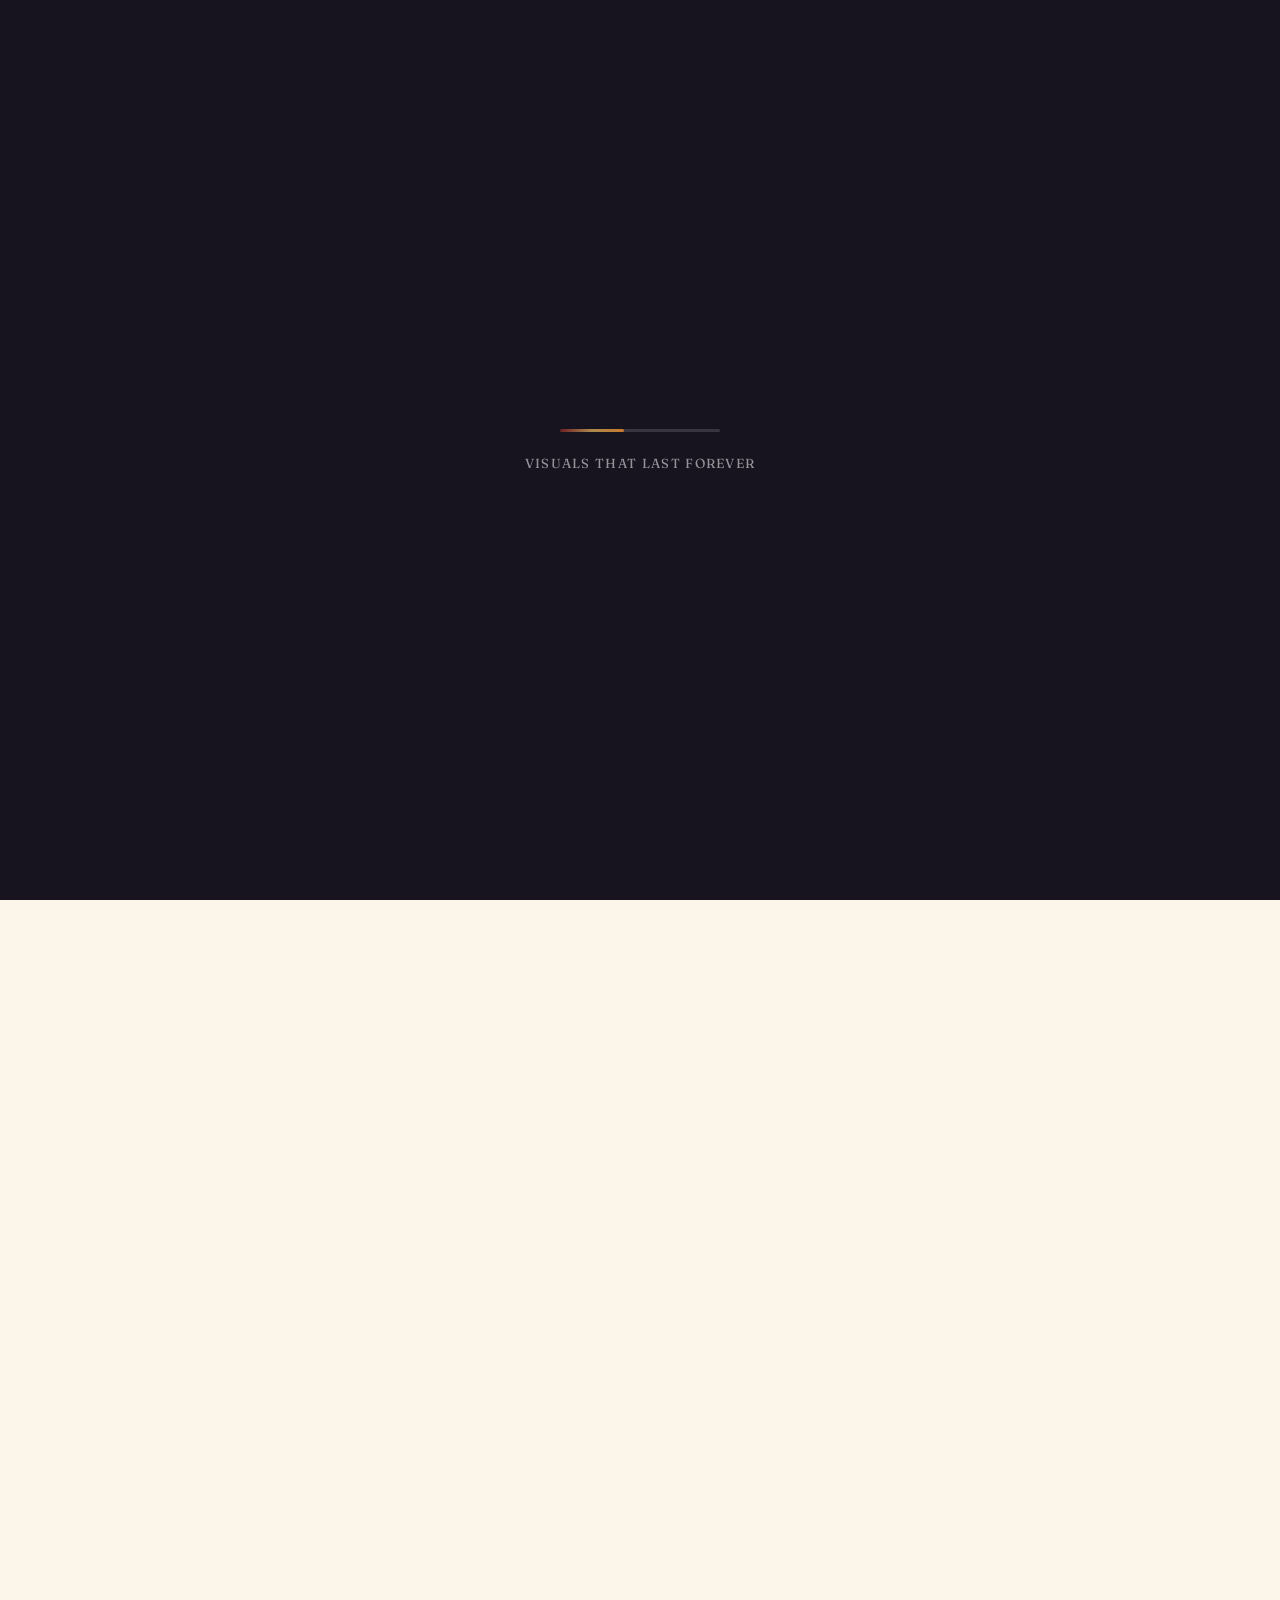
<file: index.html>
<!DOCTYPE html>
<html lang="en">
<head>
<meta charset="UTF-8">
<meta name="viewport" content="width=device-width, initial-scale=1.0">
<title>Mudra Creations — Visuals That Last Forever</title>
<meta name="description" content="Mudra Creations helps brands, businesses and creators bring their stories to life through strategy, creativity and compelling visual content.">
<link rel="icon" href="assets/logo.png" type="image/png">
<link rel="preconnect" href="https://fonts.googleapis.com">
<link rel="preconnect" href="https://fonts.gstatic.com" crossorigin>
<link href="https://fonts.googleapis.com/css2?family=Fraunces:ital,opsz,wght@0,9..144,400..700;1,9..144,400..700&family=Inter:wght@400;500;600;700&family=Noto+Serif+Devanagari:wght@600&display=swap" rel="stylesheet">
<link rel="stylesheet" href="style.css">
</head>
<body class="lock">

<script>
  /* Runs synchronously before the preloader/reel markup below is
     parsed, so on repeat visits within this session they never
     get a chance to paint at all — no flash. */
  (function () {
    try {
      if (sessionStorage.getItem("mudraIntroPlayed") === "1") {
        document.documentElement.classList.add("no-intro");
      }
    } catch (e) {}
  })();
</script>

<div class="grain"></div>

<!-- ============ PRELOADER ============ -->
<div id="preloader">
  <div class="preloader-bar"><span></span></div>
  <div class="preloader-label">Visuals that last forever</div>
</div>

<!-- intro reel -->
<div id="reel">
  <div class="reel-frame">
    <video id="reel-video" muted playsinline preload="metadata">
      <source src="assets/hero-horizontal.mp4" media="(min-width: 641px)">
      <source src="assets/hero.mp4">
    </video>
    <div class="reel-vignette"></div>
  </div>
</div>

<!-- ============ NAV ============ -->
<header class="site-nav" id="site-nav">
  <a href="#top" class="nav-brand">
    <img src="assets/logo.png" alt="Mudra Creations logo">
    <span class="nav-brand-text">Mudra <b>Creations</b></span>
  </a>
  <nav class="nav-links" id="nav-links">
    <div class="nav-links-top">
      <img src="assets/logo.png" alt="Mudra Creations logo" class="nav-links-logo">
      <span class="nav-links-brand">Mudra <b>Creations</b></span>
    </div>
    <div class="nav-links-items">
      <a href="#about" data-nav>About</a>
      <a href="#services" data-nav>Services</a>
      <a href="#work" data-nav>Our Work</a>
      <a href="#contact" class="nav-cta" data-nav>Let's Talk</a>
    </div>
  </nav>
  <button class="nav-toggle" id="nav-toggle" aria-label="Toggle menu">
    <span></span><span></span><span></span>
  </button>
</header>

<main id="top">

  <!-- ============ HERO ============ -->
  <section class="hero" id="hero">
    <div class="blob blob-a"></div>
    <div class="blob blob-b"></div>
    <div class="blob blob-c"></div>
    <div class="mudra-mark" aria-hidden="true">
      <img src="assets/lotus-mark.png" alt="">
    </div>

    <div class="hero-inner">
      <h1 class="hero-head">
        <span class="hero-line"><span>Every brand has</span></span>
        <span class="hero-line"><span>a story. We make it</span></span>
        <span class="hero-line"><span class="grad-word">unforgettable<i>.</i></span></span>
      </h1>
      <p class="hero-sub">Strategy, cinematography and editing built around one belief — content should be felt, not just seen.</p>
      <div class="hero-actions">
        <a href="#contact" class="btn-pop">
          <span>Start a project</span>
          <svg width="16" height="16" viewBox="0 0 24 24" fill="none" stroke="currentColor" stroke-width="2"><path d="M5 12h14M13 6l6 6-6 6"/></svg>
        </a>
        <a href="#work" class="btn-line">See our work</a>
      </div>
    </div>

    <div class="hero-ticker">
      <div class="ticker-track">
        <div class="ticker-group">
          <span>Strategy</span><span>Reels</span><span>Brand Storytelling</span><span>Video Editing</span><span>Social Media</span><span>Creative Campaigns</span>
        </div>
        <div class="ticker-group" aria-hidden="true">
          <span>Strategy</span><span>Reels</span><span>Brand Storytelling</span><span>Video Editing</span><span>Social Media</span><span>Creative Campaigns</span>
        </div>
      </div>
    </div>
  </section>

  <!-- ============ ABOUT ============ -->
  <section class="about" id="about">
    <div class="lotus-divider reveal-up" aria-hidden="true">
      <svg viewBox="0 0 64 64"><path d="M32 4 C40 16 48 24 32 34 C16 24 24 16 32 4Z"/><path d="M32 34 C36 44 44 50 32 60 C20 50 28 44 32 34Z"/></svg>
    </div>
    <div class="container about-grid">
      <div class="about-left reveal-up">
        <div class="eyebrow">About Us</div>
        <h2>Where stories find<br>their <span class="hl hl-violet">voice</span>.</h2>
        <p>Every brand has a story. Every journey has a purpose. Every frame has the power to create an emotion.</p>
        <p>We believe content is more than posts, reels and videos - it's about creating visuals people remember. We help brands, businesses and creators bring their stories to life through strategy, creativity and compelling visual content.</p>      </div>
      <div class="about-right reveal-up d1">
        <div class="quote-card">
          <svg class="quote-mark" viewBox="0 0 40 32" fill="currentColor"><path d="M0 32V19.2C0 8.4 6.4 1.6 17.6 0l2 4.8C12.4 6.8 9.2 10.4 8.8 15.6H17.6V32H0ZM22.4 32V19.2c0-10.8 6.4-17.6 17.6-19.2l2 4.8c-7.2 2-10.4 5.6-10.8 10.8H40V32H22.4Z"/></svg>
          <p>Because great content isn't just seen. It's felt. It's remembered. It's what lasts forever.</p>
          <span class="quote-tag">— The Mudra Belief</span>
        </div>
      </div>
    </div>
  </section>

<!-- ============ SERVICES ============ -->
<section class="services" id="services">
  <div class="lotus-divider reveal-up" aria-hidden="true">
    <svg viewBox="0 0 64 64"><path d="M32 4 C40 16 48 24 32 34 C16 24 24 16 32 4Z"/><path d="M32 34 C36 44 44 50 32 60 C20 50 28 44 32 34Z"/></svg>
  </div>
  <div class="container">
    <div class="services-head reveal-up">
      <div class="eyebrow">What We Do</div>
      <h2>A full creative<br>process, on call.</h2>
      <p>From the first strategy call to the final export - we handle every stage of the content that carries your brand.</p>    </div>

    <div class="tag-cloud reveal-up d1">
      <span class="tag t-violet r1">Social Media Management</span>
      <span class="tag t-coral r2">Content Strategy &amp; Planning</span>
      <span class="tag t-lime r3">Video Production</span>
      <span class="tag t-pink r1">Video Editing &amp; Post Production</span>
      <span class="tag t-sky r2">Reel Creation</span>
      <span class="tag t-violet r3">Brand Storytelling</span>
      <span class="tag t-coral r1">Post Designing</span>
      <span class="tag t-lime r2">Creative Campaigns</span>
      <!-- ADDED SERVICE BELOW -->
      <span class="tag t-pink r3">Print Media &amp; Radio</span>
    </div>
  </div>
</section>

  <!-- ============ OUR WORK ============ -->
  <section class="work" id="work">
    <div class="lotus-divider reveal-up" aria-hidden="true">
      <svg viewBox="0 0 64 64"><path d="M32 4 C40 16 48 24 32 34 C16 24 24 16 32 4Z"/><path d="M32 34 C36 44 44 50 32 60 C20 50 28 44 32 34Z"/></svg>
    </div>
    <div class="container">
      <div class="work-head reveal-up">
        <div class="eyebrow">Our Work</div>
        <h2>Three ways we<br>tell a story.</h2>
      </div>

     <div class="work-grid">

  <!-- TRAVEL FILMS -->
  <a class="work-card tilt-card reveal-up" href="work-travel.html">
    <div class="work-card-art">
      <svg viewBox="0 0 300 400" preserveAspectRatio="xMidYMid slice" xmlns="http://www.w3.org/2000/svg">
        <defs>
          <linearGradient id="travelSky" x1="0" y1="0" x2="0" y2="1">
            <stop offset="0%" stop-color="#6E1F24"/>
            <stop offset="100%" stop-color="#C97A2B"/>
          </linearGradient>
        </defs>
        <rect width="300" height="400" fill="url(#travelSky)"/>
        <circle cx="215" cy="95" r="36" fill="#D8BE8B" opacity="0.9"/>
        <path d="M0,235 L55,160 L100,205 L165,120 L225,195 L300,150 L300,400 L0,400 Z" fill="#17141F" opacity="0.92"/>
        <polygon points="118,400 182,400 163,240 137,240" fill="#FBF5EA" opacity="0.14"/>
        <line class="road-dash" x1="150" y1="400" x2="150" y2="240" stroke="#FBF5EA" stroke-width="4" stroke-dasharray="10 14" opacity="0.75"/>
      </svg>
    </div>
    <div class="work-card-icon"><svg viewBox="0 0 24 24" fill="none" stroke="currentColor" stroke-width="2"><path d="M7 17L17 7M17 7H9M17 7v8"/></svg></div>
    <div class="work-card-body">
      <span class="work-card-num">Travel Films</span>
      <h3>Stories from the road</h3>
      <p>Captured through cinematic storytelling.</p>
    </div>
  </a>

  <!-- MINI VLOGS -->
  <a class="work-card tilt-card reveal-up d1" href="work-vlogs.html">
    <div class="work-card-art">
      <svg viewBox="0 0 300 400" preserveAspectRatio="xMidYMid slice" xmlns="http://www.w3.org/2000/svg">
        <defs>
          <linearGradient id="vlogsBg" x1="0" y1="0" x2="1" y2="1">
            <stop offset="0%" stop-color="#D8BE8B"/>
            <stop offset="100%" stop-color="#C97A2B"/>
          </linearGradient>
        </defs>
        <rect width="300" height="400" fill="url(#vlogsBg)"/>
        <rect x="95" y="68" width="110" height="264" rx="22" fill="#17141F" opacity="0.9" stroke="#FBF5EA" stroke-width="3"/>
        <rect x="105" y="88" width="90" height="192" rx="10" fill="#FBF5EA" opacity="0.12"/>
        <polygon points="138,163 138,207 170,185" fill="#FBF5EA"/>
        <circle class="rec-ring" cx="40" cy="50" r="10" fill="none" stroke="#6E1F24" stroke-width="2"/>
        <circle cx="40" cy="50" r="7" fill="#6E1F24"/>
        <rect x="120" y="296" width="14" height="10" rx="3" fill="#FBF5EA" opacity="0.65"/>
        <rect x="142" y="290" width="14" height="16" rx="3" fill="#FBF5EA" opacity="0.85"/>
        <rect x="164" y="294" width="14" height="12" rx="3" fill="#FBF5EA" opacity="0.65"/>
      </svg>
    </div>
    <div class="work-card-icon"><svg viewBox="0 0 24 24" fill="none" stroke="currentColor" stroke-width="2"><path d="M7 17L17 7M17 7H9M17 7v8"/></svg></div>
    <div class="work-card-body">
      <span class="work-card-num">Mini Vlogs</span>
      <h3>Short-form experiences</h3>
      <p>Designed to engage and connect.</p>
    </div>
  </a>

  <!-- SPEED RAMP VIDEOS -->
  <a class="work-card tilt-card reveal-up d2" href="work-speedramp.html">
    <div class="work-card-art">
      <svg viewBox="0 0 300 400" preserveAspectRatio="xMidYMid slice" xmlns="http://www.w3.org/2000/svg">
        <defs>
          <linearGradient id="speedBg" x1="0" y1="0" x2="1" y2="1">
            <stop offset="0%" stop-color="#17141F"/>
            <stop offset="100%" stop-color="#6E1F24"/>
          </linearGradient>
        </defs>
        <rect width="300" height="400" fill="url(#speedBg)"/>
        <g class="streaks" opacity="0.85">
          <rect x="-40" y="60" width="260" height="10" rx="5" fill="#D8BE8B" transform="rotate(-24 90 65)"/>
          <rect x="-40" y="110" width="320" height="14" rx="7" fill="#C97A2B" transform="rotate(-24 120 117)"/>
          <rect x="-40" y="170" width="220" height="8" rx="4" fill="#FBF5EA" opacity="0.6" transform="rotate(-24 70 174)"/>
          <rect x="-40" y="210" width="360" height="16" rx="8" fill="#AD8A4E" transform="rotate(-24 140 218)"/>
          <rect x="-40" y="270" width="240" height="9" rx="4" fill="#FBF5EA" opacity="0.5" transform="rotate(-24 80 274)"/>
        </g>
        <g class="aperture" opacity="0.9">
          <circle cx="250" cy="340" r="34" fill="none" stroke="#D8BE8B" stroke-width="2"/>
          <line x1="250" y1="306" x2="250" y2="318" stroke="#D8BE8B" stroke-width="3"/>
          <line x1="284" y1="340" x2="272" y2="340" stroke="#D8BE8B" stroke-width="3"/>
          <line x1="250" y1="374" x2="250" y2="362" stroke="#D8BE8B" stroke-width="3"/>
          <line x1="216" y1="340" x2="228" y2="340" stroke="#D8BE8B" stroke-width="3"/>
          <line x1="274" y1="316" x2="266" y2="324" stroke="#D8BE8B" stroke-width="3"/>
          <line x1="274" y1="364" x2="266" y2="356" stroke="#D8BE8B" stroke-width="3"/>
          <line x1="226" y1="364" x2="234" y2="356" stroke="#D8BE8B" stroke-width="3"/>
          <line x1="226" y1="316" x2="234" y2="324" stroke="#D8BE8B" stroke-width="3"/>
        </g>
        <circle class="bolt-glow" cx="225" cy="115" r="26" fill="#D8BE8B" opacity="0"/>
        <polygon class="bolt" points="229,75 210,117 221,117 216,158 240,110 227,110" fill="#FBF5EA"/>
        <polygon class="bolt" points="229,75 210,117 221,117 216,158 240,110 227,110" fill="none" stroke="#17141F" stroke-width="1.2" opacity="0.25"/>
      </svg>
    </div>
    <div class="work-card-icon"><svg viewBox="0 0 24 24" fill="none" stroke="currentColor" stroke-width="2"><path d="M7 17L17 7M17 7H9M17 7v8"/></svg></div>
    <div class="work-card-body">
      <span class="work-card-num">Speed Ramp Videos</span>
      <h3>High-energy edits</h3>
      <p>Crafted to grab attention instantly.</p>
    </div>
  </a>

</div>
    </div>
  </section>

<!-- ============ CLIENT MARQUEE ============ -->
<section class="marquee-section">
  <div class="marquee-label">Brands &amp; creators we've worked with</div>
  <div class="marquee-track">
    <!-- Group 1 -->
    <div class="marquee-group">
      <div class="client-card">
        <div class="client-avatar">
          <img src="assets/jungle spring resort.jpeg" alt="Jungle Spring Resort">
        </div>
        <span class="client-name">Jungle Spring Resort</span>
      </div>
      <div class="client-card">
        <div class="client-avatar">
          <img src="assets/paithani.png" alt="Paithani Ichalkaranji">
        </div>
        <span class="client-name">Paithani Ichalkaranji</span>
      </div>
      <div class="client-card">
        <div class="client-avatar">
          <img src="assets/sanjivan.jpeg" alt="Sanjivan Dental Clinic">
        </div>
        <span class="client-name">Sanjivan Dental Clinic</span>
      </div>
      <div class="client-card">
        <div class="client-avatar">
          <img src="assets/shubham dining.jpeg" alt="Shubham Dining">
        </div>
        <span class="client-name">Shubham Dining</span>
      </div>
    </div>

    <!-- Group 2 -->
    <div class="marquee-group" aria-hidden="true">
      <div class="client-card">
        <div class="client-avatar">
          <img src="assets/jungle spring resort.jpeg" alt="Jungle Spring Resort">
        </div>
        <span class="client-name">Jungle Spring Resort</span>
      </div>
      <div class="client-card">
        <div class="client-avatar">
          <img src="assets/paithani.png" alt="Paithani Ichalkaranji">
        </div>
        <span class="client-name">Paithani Ichalkaranji</span>
      </div>
      <div class="client-card">
        <div class="client-avatar">
          <img src="assets/sanjivan.jpeg" alt="Sanjivan Dental Clinic">
        </div>
        <span class="client-name">Sanjivan Dental Clinic</span>
      </div>
      <div class="client-card">
        <div class="client-avatar">
          <img src="assets/shubham dining.jpeg" alt="Shubham Dining">
        </div>
        <span class="client-name">Shubham Dining</span>
      </div>
    </div>

    <!-- Group 3 -->
    <div class="marquee-group" aria-hidden="true">
      <div class="client-card">
        <div class="client-avatar">
          <img src="assets/jungle spring resort.jpeg" alt="Jungle Spring Resort">
        </div>
        <span class="client-name">Jungle Spring Resort</span>
      </div>
      <div class="client-card">
        <div class="client-avatar">
          <img src="assets/paithani.png" alt="Paithani Ichalkaranji">
        </div>
        <span class="client-name">Paithani Ichalkaranji</span>
      </div>
      <div class="client-card">
        <div class="client-avatar">
          <img src="assets/sanjivan.jpeg" alt="Sanjivan Dental Clinic">
        </div>
        <span class="client-name">Sanjivan Dental Clinic</span>
      </div>
      <div class="client-card">
        <div class="client-avatar">
          <img src="assets/shubham dining.jpeg" alt="Shubham Dining">
        </div>
        <span class="client-name">Shubham Dining</span>
      </div>
    </div>
  </div>
</section>

<!-- ============ CONTACT ============ -->
<section class="contact" id="contact">
  <div class="container">
    <div class="contact-head reveal-up">
      <div class="eyebrow">Get In Touch</div>
      <h2>Let's make something<br><span class="hl hl-pink">worth</span> remembering.</h2>
      <p>Have a brand, a launch or a story that needs telling? Reach out — we'd love to hear about it.</p>
    </div>

    <div class="contact-grid reveal-up d1">
      <!-- UPDATED CALL CARD -->
      <div class="contact-card cc-violet cc-multi">
        <svg viewBox="0 0 24 24" fill="currentColor"><path d="M6.62 10.79a15.053 15.053 0 006.59 6.59l2.2-2.2a1 1 0 011.01-.24c1.12.37 2.33.57 3.58.57a1 1 0 011 1V20a1 1 0 01-1 1C10.61 21 3 13.39 3 4a1 1 0 011-1h3.5a1 1 0 011 1c0 1.25.2 2.46.57 3.58a1 1 0 01-.25 1.01l-2.2 2.2z"/></svg>
        <span class="cc-label">Call</span>
        <span class="cc-value-group">
          <a href="tel:+919975147123">+91 99751 47123</a>
          <a href="tel:+918262927466">+91 82629 27466</a>
        </span>
      </div>

      <!-- UPDATED WHATSAPP CARD -->
      <div class="contact-card cc-coral cc-multi">
        <svg viewBox="0 0 24 24" fill="currentColor"><path d="M17.472 14.382c-.297-.149-1.758-.867-2.03-.967-.273-.099-.471-.148-.67.15-.197.297-.767.966-.94 1.164-.173.199-.347.223-.644.075-.297-.15-1.255-.463-2.39-1.475-.883-.788-1.48-1.761-1.653-2.059-.173-.297-.018-.458.13-.606.134-.133.298-.347.446-.52.149-.174.198-.298.298-.497.099-.198.05-.371-.025-.52-.075-.149-.669-1.612-.916-2.207-.242-.579-.487-.5-.669-.51-.173-.008-.371-.01-.57-.01-.198 0-.52.074-.792.372-.272.297-1.04 1.016-1.04 2.479 0 1.462 1.065 2.875 1.213 3.074.149.198 2.096 3.2 5.077 4.487.709.306 1.262.489 1.694.625.712.227 1.36.195 1.871.118.571-.085 1.758-.719 2.006-1.413.248-.694.248-1.289.173-1.413-.074-.124-.272-.198-.57-.347m-5.421 7.403h-.004a9.87 9.87 0 01-5.031-1.378l-.361-.214-3.741.982.998-3.648-.235-.374a9.86 9.86 0 01-1.51-5.26c.001-5.45 4.436-9.884 9.888-9.884 2.64 0 5.122 1.03 6.988 2.898a9.825 9.825 0 012.893 6.994c-.003 5.45-4.437 9.884-9.885 9.884m8.413-18.297A11.815 11.815 0 0012.05 0C5.495 0 .16 5.335.157 11.892c0 2.096.547 4.142 1.588 5.945L.057 24l6.305-1.654a11.882 11.882 0 005.683 1.448h.005c6.554 0 11.89-5.335 11.893-11.893a11.821 11.821 0 00-3.48-8.413"/></svg>
        <span class="cc-label">WhatsApp</span>
        <span class="cc-value-group">
          <a href="https://wa.me/919975147123" target="_blank" rel="noopener">+91 99751 47123</a>
          <a href="https://wa.me/918262927466" target="_blank" rel="noopener">+91 82629 27466</a>
        </span>
      </div>

      <a class="contact-card cc-lime" href="mailto:hellomudracreations@gmail.com">
        <svg viewBox="0 0 24 24" fill="currentColor"><path d="M20 4H4a2 2 0 00-2 2v12a2 2 0 002 2h16a2 2 0 002-2V6a2 2 0 00-2-2zm0 2v.01L12 13 4 6.01V6h16zM4 18V8.24l7.4 6.16a1 1 0 001.2 0L20 8.24V18H4z"/></svg>
        <span class="cc-label">Email</span>
        <span class="cc-value">hellomudracreations@gmail.com</span>
      </a>
      <a class="contact-card cc-pink" href="https://www.instagram.com/mudracreations.in?stkn=cXpiYmdkMmt1azdt" target="_blank" rel="noopener">
        <svg viewBox="0 0 24 24" fill="currentColor"><path d="M12 0C8.74 0 8.333.014 7.053.072 5.775.132 4.905.333 4.14.63c-.789.306-1.459.717-2.126 1.384S.935 3.35.63 4.14C.333 4.905.131 5.775.072 7.053.014 8.333 0 8.74 0 12s.014 3.667.072 4.947c.06 1.277.261 2.148.558 2.913.306.788.717 1.459 1.384 2.126.667.666 1.336 1.079 2.126 1.384.766.296 1.636.499 2.913.558C8.333 23.986 8.74 24 12 24s3.667-.014 4.947-.072c1.277-.06 2.148-.262 2.913-.558.788-.306 1.459-.718 2.126-1.384.666-.667 1.079-1.335 1.384-2.126.296-.765.499-1.636.558-2.913.058-1.28.072-1.687.072-4.947s-.014-3.667-.072-4.947c-.06-1.277-.262-2.149-.558-2.913-.306-.789-.718-1.459-1.384-2.126C21.319 1.347 20.651.935 19.86.63c-.765-.297-1.636-.499-2.913-.558C15.667.014 15.26 0 12 0zm0 2.16c3.203 0 3.585.016 4.85.071 1.17.055 1.805.249 2.227.415.562.217.96.477 1.382.896.419.42.679.819.896 1.381.164.422.36 1.057.413 2.227.057 1.266.07 1.646.07 4.85s-.015 3.585-.074 4.85c-.061 1.17-.256 1.805-.421 2.227-.224.562-.479.96-.897 1.382-.419.419-.824.679-1.38.896-.42.164-1.065.36-2.235.413-1.274.057-1.649.07-4.859.07-3.211 0-3.586-.015-4.859-.074-1.171-.061-1.816-.256-2.236-.421-.569-.224-.96-.479-1.379-.897-.421-.419-.69-.824-.9-1.38-.165-.42-.359-1.065-.42-2.235-.045-1.26-.061-1.649-.061-4.844 0-3.196.016-3.586.061-4.861.061-1.17.255-1.814.42-2.234.21-.57.479-.96.9-1.381.419-.419.81-.689 1.379-.898.42-.166 1.051-.361 2.221-.421 1.275-.045 1.65-.06 4.859-.06l.045.03zm0 3.678c-3.405 0-6.162 2.76-6.162 6.162 0 3.405 2.76 6.162 6.162 6.162 3.405 0 6.162-2.76 6.162-6.162 0-3.405-2.76-6.162-6.162-6.162zM12 16c-2.21 0-4-1.79-4-4s1.79-4 4-4 4 1.79 4 4-1.79 4-4 4zm7.846-10.405c0 .795-.646 1.44-1.44 1.44-.795 0-1.44-.646-1.44-1.44 0-.794.646-1.439 1.44-1.439.793-.001 1.44.645 1.44 1.439z"/></svg>
        <span class="cc-label">Instagram</span>
        <span class="cc-value">@mudracreations.in</span>
      </a>
      <a class="contact-card cc-sky" href="https://youtube.com/channel/UCiyRNXgWRBTKhfZmmvjnuGg?si=K7jMzfs0eKAvTzris" target="_blank" rel="noopener">
        <svg viewBox="0 0 24 24" fill="currentColor"><path d="M23.498 6.186a3.016 3.016 0 00-2.122-2.136C19.505 3.545 12 3.545 12 3.545s-7.505 0-9.377.505A3.017 3.017 0 00.502 6.186C0 8.07 0 12 0 12s0 3.93.502 5.814a3.016 3.016 0 002.122 2.136c1.871.505 9.376.505 9.376.505s7.505 0 9.377-.505a3.015 3.015 0 002.122-2.136C24 15.93 24 12 24 12s0-3.93-.502-5.814zM9.545 15.568V8.432L15.818 12l-6.273 3.568z"/></svg>
        <span class="cc-label">YouTube</span>
        <span class="cc-value">Mudra Creations</span>
      </a>
    </div>
  </div>
</section>

  <footer>
    <div class="container footer-inner">
      <a href="#top" class="footer-mark">
        <img src="assets/logo.png" alt="Mudra Creations">
        <span>Visuals that last forever</span>
      </a>
      <div class="footer-social">
        <a href="https://www.instagram.com/_mudra.creations_" target="_blank" rel="noopener">Instagram</a>
        <a href="https://youtube.com/channel/UCiyRNXgWRBTKhfZmmvjnuGg?si=K7jMzfs0eKAvTzri" target="_blank" rel="noopener">YouTube</a>
        <a href="mailto:hellomudracreations@gmail.com">Email</a>
      </div>
      <div class="footer-meta">&copy; 2026 Mudra Creations. All rights reserved.</div>
    </div>
  </footer>

</main>

<script src="script.js"></script>
</body>
</html>
</file>
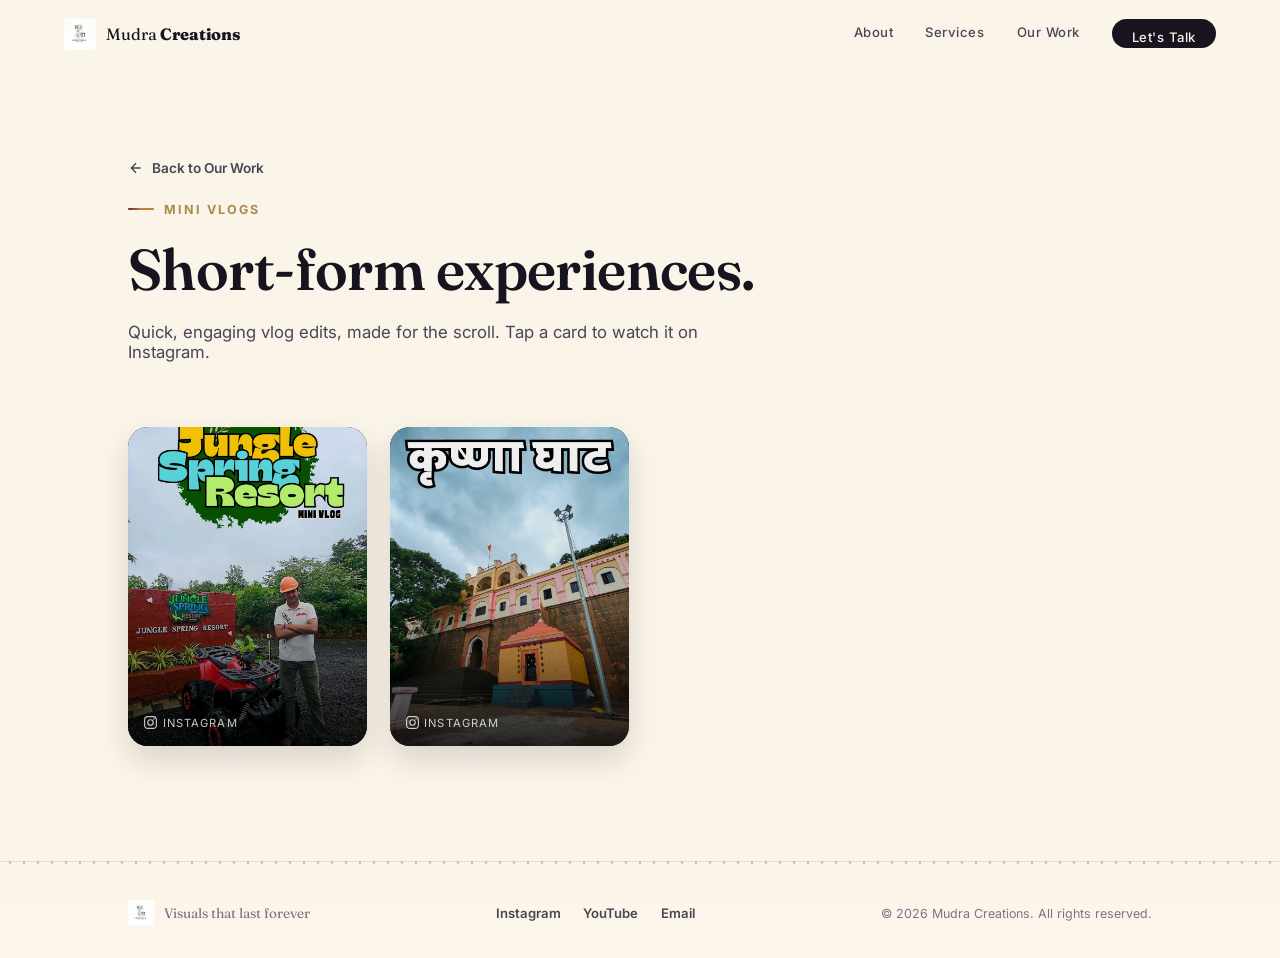
<file: work-vlogs.html>
<!DOCTYPE html>
<html lang="en">
<head>
<meta charset="UTF-8">
<meta name="viewport" content="width=device-width, initial-scale=1.0">
<title>Mini Vlogs — Mudra Creations</title>
<meta name="description" content="Short-form vlog edits by Mudra Creations. Watch on Instagram.">
<link rel="icon" href="assets/logo.png" type="image/png">
<link rel="preconnect" href="https://fonts.googleapis.com">
<link rel="preconnect" href="https://fonts.gstatic.com" crossorigin>
<link href="https://fonts.googleapis.com/css2?family=Fraunces:ital,opsz,wght@0,9..144,400..700;1,9..144,400..700&family=Inter:wght@400;500;600;700&family=Noto+Serif+Devanagari:wght@600&display=swap" rel="stylesheet">
<link rel="stylesheet" href="style.css">
</head>
<body>

<div class="grain"></div>

<!-- ============ NAV ============ -->
<header class="site-nav reveal scrolled" id="site-nav">
  <a href="index.html#top" class="nav-brand">
    <img src="assets/logo.png" alt="Mudra Creations logo">
    <span class="nav-brand-text">Mudra <b>Creations</b></span>
  </a>
  <nav class="nav-links" id="nav-links">
    <div class="nav-links-top">
      <img src="assets/logo.png" alt="Mudra Creations logo" class="nav-links-logo">
      <span class="nav-links-brand">Mudra <b>Creations</b></span>
    </div>
    <div class="nav-links-items">
      <a href="index.html#about" data-nav>About</a>
      <a href="index.html#services" data-nav>Services</a>
      <a href="index.html#work" data-nav>Our Work</a>
      <a href="index.html#contact" class="nav-cta" data-nav>Let's Talk</a>
    </div>
  </nav>
  <button class="nav-toggle" id="nav-toggle" aria-label="Toggle menu">
    <span></span><span></span><span></span>
  </button>
</header>

<main class="reveal">

  <section class="subpage-hero">
    <div class="container">
      <a href="index.html#work" class="back-link">
        <svg viewBox="0 0 24 24" fill="none" stroke="currentColor" stroke-width="2"><path d="M19 12H5M12 19l-7-7 7-7"/></svg>
        Back to Our Work
      </a>
      <div class="eyebrow">Mini Vlogs</div>
      <h1>Short-form experiences.</h1>
      <p>Quick, engaging vlog edits, made for the scroll. Tap a card to watch it on Instagram.</p>
    </div>
  </section>

  <section class="gallery-section">
    <div class="container">
      <div class="gallery-grid">

        <!-- ============================================================
             EDIT ME: one <a> block per vlog/reel.
             1) Replace href with the real Instagram reel/post link
             2) Replace the thumbnail image src with a saved cover
                image (screenshot the reel's first frame, or export a
                thumbnail, and upload it into the assets folder)
             Duplicate this whole <a> block for each additional vlog.
        ============================================================= -->
        <a class="gallery-card" href="https://www.instagram.com/reel/DOlPaByE4hC/?igsh=MW1sODgxY2gxYXR6eg==" target="_blank" rel="noopener">
          <img src="assets/jungle_spring_resort_mini.jpeg" alt="">
          <div class="gallery-card-play">
            <svg viewBox="0 0 24 24" fill="currentColor"><path d="M8 5v14l11-7z"/></svg>
          </div>
          <div class="gallery-card-body">
            <span class="gallery-card-tag">
              <svg viewBox="0 0 24 24" fill="currentColor"><path d="M12 2.163c3.204 0 3.584.012 4.85.07 3.252.148 4.771 1.691 4.919 4.919.058 1.265.069 1.645.069 4.849 0 3.205-.012 3.584-.069 4.849-.149 3.225-1.664 4.771-4.919 4.919-1.266.058-1.644.07-4.85.07-3.204 0-3.584-.012-4.849-.07-3.26-.149-4.771-1.699-4.919-4.92-.058-1.265-.07-1.644-.07-4.849 0-3.204.013-3.583.07-4.849.149-3.227 1.664-4.771 4.919-4.919 1.266-.057 1.645-.069 4.849-.069zm0-2.163c-3.259 0-3.667.014-4.947.072-4.358.2-6.78 2.618-6.98 6.98-.059 1.281-.073 1.689-.073 4.948 0 3.259.014 3.668.072 4.948.2 4.358 2.618 6.78 6.98 6.98 1.281.058 1.689.072 4.948.072 3.259 0 3.668-.014 4.948-.072 4.354-.2 6.782-2.618 6.979-6.98.059-1.28.073-1.689.073-4.948 0-3.259-.014-3.667-.072-4.947-.196-4.354-2.617-6.78-6.979-6.98-1.281-.059-1.69-.073-4.949-.073zm0 5.838a6.162 6.162 0 100 12.324 6.162 6.162 0 000-12.324zm0 10.162a4 4 0 110-8 4 4 0 010 8zm6.406-11.845a1.44 1.44 0 100 2.88 1.44 1.44 0 000-2.88z"/></svg>
              Instagram
            </span>
          </div>
        </a>

        <a class="gallery-card" href="https://www.instagram.com/reel/C9JgkNxiXrr/?igsh=YWpkZjducjUxajE5" target="_blank" rel="noopener">
          <img src="assets/krushna_ghat.jpeg" alt="">
          <div class="gallery-card-play">
            <svg viewBox="0 0 24 24" fill="currentColor"><path d="M8 5v14l11-7z"/></svg>
          </div>
          <div class="gallery-card-body">
            <span class="gallery-card-tag">
              <svg viewBox="0 0 24 24" fill="currentColor"><path d="M12 2.163c3.204 0 3.584.012 4.85.07 3.252.148 4.771 1.691 4.919 4.919.058 1.265.069 1.645.069 4.849 0 3.205-.012 3.584-.069 4.849-.149 3.225-1.664 4.771-4.919 4.919-1.266.058-1.644.07-4.85.07-3.204 0-3.584-.012-4.849-.07-3.26-.149-4.771-1.699-4.919-4.92-.058-1.265-.07-1.644-.07-4.849 0-3.204.013-3.583.07-4.849.149-3.227 1.664-4.771 4.919-4.919 1.266-.057 1.645-.069 4.849-.069zm0-2.163c-3.259 0-3.667.014-4.947.072-4.358.2-6.78 2.618-6.98 6.98-.059 1.281-.073 1.689-.073 4.948 0 3.259.014 3.668.072 4.948.2 4.358 2.618 6.78 6.98 6.98 1.281.058 1.689.072 4.948.072 3.259 0 3.668-.014 4.948-.072 4.354-.2 6.782-2.618 6.979-6.98.059-1.28.073-1.689.073-4.948 0-3.259-.014-3.667-.072-4.947-.196-4.354-2.617-6.78-6.979-6.98-1.281-.059-1.69-.073-4.949-.073zm0 5.838a6.162 6.162 0 100 12.324 6.162 6.162 0 000-12.324zm0 10.162a4 4 0 110-8 4 4 0 010 8zm6.406-11.845a1.44 1.44 0 100 2.88 1.44 1.44 0 000-2.88z"/></svg>
              Instagram
            </span>
          </div>
        </a>
        <!-- Copy/paste another <a class="gallery-card">…</a> block above for each additional vlog -->

      </div>
    </div>
  </section>

  <footer>
    <div class="container footer-inner">
      <a href="index.html#top" class="footer-mark">
        <img src="assets/logo.png" alt="Mudra Creations">
        <span>Visuals that last forever</span>
      </a>
      <div class="footer-social">
        <a href="https://www.instagram.com/_mudra.creations_" target="_blank" rel="noopener">Instagram</a>
        <a href="https://youtube.com/@mudracreations" target="_blank" rel="noopener">YouTube</a>
        <a href="mailto:hellomudracreations@gmail.com">Email</a>
      </div>
      <div class="footer-meta">&copy; 2026 Mudra Creations. All rights reserved.</div>
    </div>
  </footer>

</main>

<script src="script.js"></script>
</body>
</html>
</file>
<file: style.css>
/* ==========================================================================
   MUDRA CREATIONS — colorful / energetic rebuild
   ========================================================================== */
*, *::before, *::after{ box-sizing: border-box; }
html{ scroll-behavior: smooth; overflow-x: hidden; }
body{ overflow-x: hidden; }
body.lock{ overflow: hidden; height: 100vh; }

:root{
  --cream: #FBF5EA;
  --cream-2: #F3ECDE;
  --ink: #17141F;
  --ink-soft: #4A4556;
  --muted: #7A7488;
  --line: rgba(23,20,31,.1);
  --line-strong: rgba(23,20,31,.22);

  --brass: #AD8A4E;
  --brass-light: #D8BE8B;
  --oxblood: #6E1F24;
  --marigold: #C97A2B;
  --gold: var(--brass);

  /* one restrained metallic accent gradient, used sparingly — replaces the old rainbow */
  --grad-main: linear-gradient(100deg, var(--oxblood) 0%, var(--brass) 50%, var(--marigold) 100%);
  --grad-soft: linear-gradient(135deg, rgba(173,138,78,.16), rgba(110,31,36,.10));

  --serif: 'Fraunces', 'Inter', serif;
  --sans: 'Inter', sans-serif;
  --devanagari: 'Noto Serif Devanagari', serif;
  --ease: cubic-bezier(.16,.84,.32,1);
  --gutter: clamp(1.5rem, 5vw, 5rem);

  --fs-hero: clamp(2.6rem, 6.4vw, 5.6rem);
  --fs-h2: clamp(2rem, 4.2vw, 3.4rem);
  --fs-lead: clamp(1rem, 1.3vw, 1.15rem);
}

body{
  margin:0;
  font-family: var(--sans);
  background: var(--cream);
  color: var(--ink);
  -webkit-font-smoothing: antialiased;
  cursor: default;
}
img{ max-width:100%; display:block; }
a{ color: inherit; text-decoration:none; }
button{ font: inherit; cursor:pointer; }
.container{ max-width: 1240px; margin: 0 auto; padding: 0 var(--gutter); }

/* grain texture overlay */
.grain{
  position: fixed; inset:0; z-index: 300; pointer-events:none;
  opacity: .035; mix-blend-mode: multiply;
  background-image: url("data:image/svg+xml,%3Csvg xmlns='http://www.w3.org/2000/svg' width='120' height='120'%3E%3Cfilter id='n'%3E%3CfeTurbulence type='fractalNoise' baseFrequency='0.9' numOctaves='2' stitchTiles='stitch'/%3E%3C/filter%3E%3Crect width='100%25' height='100%25' filter='url(%23n)'/%3E%3C/svg%3E");
}

/* ==========================================================================
   PRELOADER
   ========================================================================== */
#preloader{
  position: fixed; inset:0; z-index: 200;
  background: var(--ink);
  display:flex; flex-direction:column; align-items:center; justify-content:center; gap: 1.4rem;
  transition: opacity .6s var(--ease), visibility .6s var(--ease);
}
#preloader.hide{ opacity:0; visibility:hidden; }
/* repeat visit within this session: skip the intro with zero flash —
   this class is added by an inline script before these elements paint */
html.no-intro #preloader,
html.no-intro #reel{ display:none !important; }
.preloader-bar{
  width: 160px; height: 3px; border-radius:99px; overflow:hidden;
  background: rgba(255,255,255,.14);
}
.preloader-bar span{
  display:block; height:100%; width:40%; border-radius:99px;
  background: var(--grad-main);
  animation: barSlide 1.1s ease-in-out infinite;
}
@keyframes barSlide{
  0%{ transform: translateX(-100%); }
  100%{ transform: translateX(350%); }
}
.preloader-label{
  font-family: var(--serif); font-size: .82rem; letter-spacing: .1em; text-transform:uppercase;
  color: rgba(255,255,255,.55);
}

/* ==========================================================================
   HERO REEL — intro video
   ========================================================================== */
#reel{
  position: fixed; inset: 0; z-index: 150;
  background: #050403;
  display: flex; align-items: center; justify-content: center;
  opacity: 0;
  transition: opacity .5s ease;
}
#reel.show{ opacity: 1; }

.reel-frame{
  position: relative;
  width: 100vw;
  height: 100vh;
  overflow: hidden;
  background: #050403;
  z-index: 1;
}

#reel-video{
  position: absolute; inset:0;
  width: 100%; height: 100%;
  object-fit: contain;
  filter: saturate(1.03) contrast(1.02);
}

.reel-vignette{
  position:absolute; inset:0;
  background: radial-gradient(ellipse at center, transparent 40%, rgba(0,0,0,.55) 100%);
}
.reel-frame.dissolve{ animation: reelDissolve 1s var(--ease) forwards; }
@keyframes reelDissolve{
  0%{ opacity: 1; filter: blur(0); transform: scale(1) translateY(0); }
  100%{ opacity: 0; filter: blur(5px); transform: scale(1.02) translateY(-18px); }
}
#reel.dissolve-out{ transition: opacity 1s var(--ease) .1s; opacity: 0; }

/* ==========================================================================
   NAV
   ========================================================================== */
header.site-nav{
  position: fixed; top:0; left:0; right:0; z-index: 100;
  display:flex; align-items:center; justify-content:space-between;
  padding: 1.1rem var(--gutter);
  opacity: 0; transform: translateY(-14px);
  transition: opacity .8s var(--ease), transform .8s var(--ease), background .4s, padding .4s, border-color .4s;
  border-bottom: 1px solid transparent;
}
header.site-nav.reveal{ opacity: 1; transform: translateY(0); }
header.site-nav.scrolled{
  background: rgba(251,245,234,.85);
  backdrop-filter: blur(12px);
  border-bottom-color: var(--line);
  padding-top: .75rem; padding-bottom: .75rem;
}
.nav-brand{ display:flex; align-items:center; gap:.65rem; }
.nav-brand img{ width: 32px; height:32px; object-fit:contain; }
.nav-brand-text{ font-family: var(--serif); font-size: 1.02rem; letter-spacing:-.01em; }
.nav-brand-text b{ font-weight: 800; }
.nav-links{ display:flex; gap: clamp(1rem, 2.5vw, 2.2rem); align-items:center; }
.nav-links-top{ display:none; }
.nav-links-items{ display:flex; gap: clamp(1rem, 2.5vw, 2.2rem); align-items:center; }
.nav-links a{
  font-size: .82rem; letter-spacing: .04em; font-weight:500;
  color: var(--ink-soft); position: relative; padding-bottom: 3px;
}
.nav-links a::after{
  content:""; position:absolute; left:0; bottom:0; width:0; height:2px; border-radius:2px;
  background: var(--grad-main);
  transition: width .35s var(--ease);
}
.nav-links a:hover::after{ width:100%; }
.nav-cta{
  font-size: .8rem; font-weight:600;
  background: var(--ink); color: var(--cream) !important;
  padding: .6rem 1.25rem; border-radius: 999px;
  transition: transform .3s var(--ease), background .3s;
}
.nav-cta::after{ display:none; }
.nav-cta:hover{ background: var(--oxblood); transform: translateY(-2px); }

/* hamburger -> X */
.nav-toggle{
  display:none; background:none; border:none; flex-direction:column;
  justify-content:center; align-items:center; gap:5px; padding: 6px; width: 34px; height: 34px;
  position: relative; z-index: 110;
}
.nav-toggle span{
  width: 22px; height: 2px; border-radius:2px; background: var(--ink); display:block;
  transition: transform .35s var(--ease), opacity .25s var(--ease), width .35s var(--ease);
}
.nav-toggle.open span:nth-child(1){ transform: translateY(7px) rotate(45deg); }
.nav-toggle.open span:nth-child(2){ opacity: 0; }
.nav-toggle.open span:nth-child(3){ transform: translateY(-7px) rotate(-45deg); }

/* ==========================================================================
   MAIN / REVEALS
   ========================================================================== */
main{ opacity:0; transition: opacity .9s var(--ease); }
main.reveal{ opacity: 1; }
section{ position: relative; }

.reveal-up{ opacity:0; transform: translateY(34px); transition: opacity .9s var(--ease), transform .9s var(--ease); }
.reveal-up.in{ opacity:1; transform: translateY(0); }
.reveal-up.d1{ transition-delay: .12s; }
.reveal-up.d2{ transition-delay: .24s; }

.eyebrow{
  font-family: var(--sans); font-size: .78rem; letter-spacing: .16em; text-transform: uppercase;
  color: var(--brass); font-weight:700; margin-bottom: 1.1rem; display:flex; align-items:center; gap:.6rem;
}
.eyebrow::before{ content:""; width: 26px; height:2px; border-radius:2px; background: var(--grad-main); display:inline-block; }

h2{ font-family: var(--serif); font-size: var(--fs-h2); font-weight:600; line-height:1.08; letter-spacing:-.01em; margin:0 0 1.2rem; }
.hl{ position:relative; font-style:normal; }
.hl-violet{ color: var(--brass); }
.hl-pink{ color: var(--oxblood); }

/* gold lotus divider between sections, motif taken from the logo mark */
.lotus-divider{ display:flex; justify-content:center; padding-top: clamp(2.5rem,5vw,4rem); }
.lotus-divider svg{
  width: 30px; height:30px;
  fill: none; stroke: var(--gold); stroke-width: 2.2; stroke-linejoin: round;
  opacity: .8;
}

/* ==========================================================================
   HERO
   ========================================================================== */
.hero{
  min-height: 100svh;
  display:flex; flex-direction:column; justify-content:center;
  padding: 8rem var(--gutter) 0;
  overflow:hidden;
}
.blob{ position:absolute; border-radius:50%; filter: blur(60px); pointer-events:none; z-index:0; }
.blob-a{
  width: 42vw; height:42vw; max-width:600px; max-height:600px; top:-14%; right:-10%;
  background: radial-gradient(circle, rgba(173,138,78,.30), transparent 70%);
  animation: driftA 20s ease-in-out infinite;
}
.blob-b{
  width: 30vw; height:30vw; max-width:440px; max-height:440px; bottom:2%; left:-8%;
  background: radial-gradient(circle, rgba(110,31,36,.16), transparent 70%);
  animation: driftB 24s ease-in-out infinite;
}
.blob-c{
  width: 20vw; height:20vw; max-width:300px; max-height:300px; top:38%; left:32%;
  background: radial-gradient(circle, rgba(201,122,43,.16), transparent 70%);
  animation: driftC 18s ease-in-out infinite;
}
@keyframes driftA{ 0%,100%{ transform: translate(0,0) scale(1); } 50%{ transform: translate(-4%,5%) scale(1.1); } }
@keyframes driftB{ 0%,100%{ transform: translate(0,0) scale(1); } 50%{ transform: translate(5%,-5%) scale(1.12); } }
@keyframes driftC{ 0%,100%{ transform: translate(0,0) scale(1); } 50%{ transform: translate(6%,4%) scale(.9); } }

/* ---- signature mark: the actual lotus from the logo, isolated + tinted, gently afloat ---- */
.mudra-mark{
  position:absolute; top: 5rem; right: clamp(1rem, 5vw, 5rem);
  z-index:1; display:none;
  align-items:center; justify-content:center;
  opacity: 0; transform: translateY(-14px);
  transition: opacity 1.1s var(--ease) .35s, transform 1.1s var(--ease) .35s;
}
.hero.play .mudra-mark{ opacity: 1; transform: translateY(0); }
.mudra-mark img{
  width: clamp(120px, 12vw, 190px); height: auto;
  filter: drop-shadow(0 14px 26px rgba(173,138,78,.28));
  animation: lotusFloat 7s ease-in-out infinite;
  animation-delay: 1.4s;
}
@keyframes lotusFloat{
  0%,100%{ transform: translateY(0) rotate(0deg); }
  50%{ transform: translateY(-9px) rotate(-2deg); }
}
@media (prefers-reduced-motion: reduce){
  .mudra-mark img{ animation: none; }
}

.hero-inner{ position:relative; z-index:1; max-width: 860px; }
.hero-tag{
  display:inline-flex; align-items:center; gap:.5rem;
  font-size: .8rem; font-weight:600; letter-spacing:.06em; text-transform:uppercase;
  color: var(--ink); background: #fff; border: 1px solid var(--gold);
  padding: .5rem 1rem; border-radius:999px; margin-bottom: 1.6rem;
}
.hero-tag::before{ content:""; width:8px; height:8px; border-radius:50%; background: var(--grad-main); }

.hero-head{
  font-family: var(--serif); font-weight:600;
  font-size: var(--fs-hero); line-height: 1.04; letter-spacing:-.02em;
  margin: 0 0 1.6rem;
}
.hero-line{ overflow:hidden; display:block; }
.hero-line span{ display:inline-block; transform: translateY(115%); transition: transform .95s var(--ease); }
.hero.play .hero-line span{ transform: translateY(0); }
.hero-line:nth-child(1) span{ transition-delay: .05s; }
.hero-line:nth-child(2) span{ transition-delay: .16s; }
.hero-line:nth-child(3) span{ transition-delay: .27s; }

.grad-word{
  background: var(--grad-main);
  background-size: 220% 100%;
  -webkit-background-clip:text; background-clip:text; color:transparent;
  animation: shimmer 6s ease-in-out infinite;
}
.grad-word i{ font-style:normal; color: var(--ink); -webkit-text-fill-color: var(--ink); }
@keyframes shimmer{ 0%{background-position:0% 50%;} 50%{background-position:100% 50%;} 100%{background-position:0% 50%;} }

.hero-sub{
  font-size: var(--fs-lead); color: var(--ink-soft); max-width: 46ch; margin: 0 0 2.2rem;
  opacity:0; transform: translateY(16px); transition: opacity .9s var(--ease) .5s, transform .9s var(--ease) .5s;
}
.hero.play .hero-sub{ opacity:1; transform: translateY(0); }

.hero-actions{
  display:flex; gap: 1.1rem; align-items:center; flex-wrap:wrap; margin-bottom: 3rem;
  opacity:0; transform: translateY(16px); transition: opacity .9s var(--ease) .65s, transform .9s var(--ease) .65s;
}
.hero.play .hero-actions{ opacity:1; transform: translateY(0); }

.btn-pop{
  background: var(--ink); color:#fff;
  padding: 1rem 1.9rem; border-radius: 999px; font-size:.9rem; font-weight:600;
  display:inline-flex; align-items:center; gap:.6rem;
  transition: transform .35s var(--ease), box-shadow .35s var(--ease), background .35s var(--ease);
  box-shadow: 0 10px 24px rgba(23,20,31,.18);
}
.btn-pop:hover{ background: var(--oxblood); transform: translateY(-3px); box-shadow: 0 16px 32px rgba(110,31,36,.28); }
.btn-line{
  font-size:.9rem; font-weight:600; padding-bottom:4px;
  border-bottom: 2px solid var(--ink);
  transition: color .3s, border-color .3s;
}
.btn-line:hover{ color: var(--oxblood); border-color: var(--oxblood); }

.hero-ticker{
  border-top: 1px solid var(--line); padding: 1.1rem 0;
  overflow:hidden; position:relative; z-index:1;
}
.ticker-track{ display:flex; width:max-content; animation: ticker 22s linear infinite; }
.ticker-group{ display:flex; gap: 2.4rem; padding-right: 2.4rem; }
.ticker-group span{
  font-family: var(--serif); font-size: 1.1rem; font-weight:500; color: var(--muted);
  white-space:nowrap; display:flex; align-items:center; gap:2.4rem;
}
.ticker-group span::after{ content:"✦"; color: var(--brass); font-size:.8rem; }
@keyframes ticker{ from{ transform: translateX(0); } to{ transform: translateX(-50%); } }

/* ==========================================================================
   ABOUT
   ========================================================================== */
.about{ padding: clamp(5rem,9vw,8rem) var(--gutter); }
.about-grid{ display:grid; grid-template-columns: 1.1fr .9fr; gap: clamp(2.5rem,6vw,5rem); align-items:center; }
.about-left p{ font-size: 1.05rem; line-height:1.7; color: var(--ink-soft); max-width: 46ch; margin: 0 0 1.1rem; }
.quote-card{
  background: var(--grad-soft);
  border: 1px solid var(--line);
  border-radius: 28px;
  padding: clamp(2rem,4vw,3rem);
  position: relative;
  transform: rotate(-2deg);
  transition: transform .4s var(--ease);
}
.quote-card:hover{ transform: rotate(0deg); }
.quote-mark{ width: 40px; height:32px; color: var(--brass); margin-bottom: 1rem; }
.quote-card p{
  font-family: var(--serif); font-size: clamp(1.3rem,2.4vw,1.7rem); font-weight:500; line-height:1.35;
  color: var(--ink); margin: 0 0 1.4rem;
}
.quote-tag{ font-size:.82rem; font-weight:600; color: var(--oxblood); text-transform:uppercase; letter-spacing:.06em; }

/* ==========================================================================
   SERVICES — tag cloud
   ========================================================================== */
.services{ padding: clamp(3rem,6vw,4rem) var(--gutter) clamp(5rem,9vw,8rem); }
.services-head{ max-width: 640px; margin-bottom: 3rem; }
.services-head p{ font-size: 1.05rem; color: var(--ink-soft); margin-top: 1rem; }
.tag-cloud{ display:flex; flex-wrap:wrap; gap: 1.1rem 1.2rem; }
.tag{
  display:inline-block; padding: 1.1rem 1.6rem; border-radius: 999px;
  font-family: var(--serif); font-size: clamp(1rem,1.6vw,1.25rem); font-weight:500;
  color: var(--ink); background: #fff; border: 1px solid var(--line-strong);
  transition: transform .3s var(--ease), background .3s, color .3s, box-shadow .3s, border-color .3s;
}
.tag.r1{ transform: rotate(-2deg); }
.tag.r2{ transform: rotate(1.5deg); }
.tag.r3{ transform: rotate(-1deg); }
.tag:hover{ transform: rotate(0) translateY(-4px) scale(1.04); color:#fff; box-shadow: 0 16px 30px rgba(23,20,31,.16); border-color: transparent; }
.tag.t-violet:hover{ background: var(--oxblood); }
.tag.t-coral:hover{ background: var(--marigold); }
.tag.t-lime:hover{ background: var(--brass-light); color: var(--ink); }
.tag.t-pink:hover{ background: var(--oxblood); }
.tag.t-sky:hover{ background: var(--brass); }

/* ==========================================================================
   WORK
   ========================================================================== */
.work{ padding: 0 var(--gutter) clamp(5rem,9vw,8rem); }
.work-head{ margin-bottom: 2.6rem; }
.work-grid{ display:grid; grid-template-columns: repeat(3,1fr); gap: 1.6rem; }
.work-card{
  position:relative; aspect-ratio: 3/4; border-radius: 24px; overflow:hidden;
  background: var(--ink); display:block; cursor: pointer;
  transform-style: preserve-3d; transition: transform .25s var(--ease), box-shadow .25s;
  box-shadow: 0 20px 40px rgba(23,20,31,.12);
}
.work-card:hover{ box-shadow: 0 30px 60px rgba(23,20,31,.24); }
.work-card-art{ position:absolute; inset:0; width:100%; height:100%; }
.work-card-art svg{ width:100%; height:100%; display:block; }

.road-dash{ animation:roadMove 2.4s linear infinite; }
@keyframes roadMove{ to{ stroke-dashoffset:-48; } }

.rec-ring{ animation:pulseRing 1.8s ease-out infinite; transform-origin:40px 50px; }
@keyframes pulseRing{
  0%{ transform:scale(.85); opacity:.7; }
  70%{ transform:scale(1.35); opacity:0; }
  100%{ opacity:0; }
}

.streaks{ animation:streakMove 3.2s ease-in-out infinite; }
@keyframes streakMove{ 0%,100%{ transform:translateX(0); } 50%{ transform:translateX(10px); } }

.aperture{ animation:apertureSpin 12s linear infinite; transform-origin:250px 340px; }
@keyframes apertureSpin{ to{ transform:rotate(360deg); } }

.bolt{ animation:boltFlicker 2.6s infinite; filter:drop-shadow(0 0 3px rgba(216,190,139,.7)); }
.bolt-glow{ animation:boltGlow 2.6s infinite; }
@keyframes boltFlicker{
  0%, 40%{ opacity:1; }
  42%{ opacity:.3; }
  44%{ opacity:1; }
  46%{ opacity:.2; }
  49%{ opacity:1; }
  92%{ opacity:1; }
  94%{ opacity:.4; }
  96%{ opacity:1; }
  100%{ opacity:1; }
}
@keyframes boltGlow{
  0%, 40%{ opacity:0; }
  45%{ opacity:.5; }
  50%{ opacity:0; }
  92%{ opacity:0; }
  95%{ opacity:.4; }
  100%{ opacity:0; }
}

.work-card::after{
  content:""; position:absolute; inset:0;
  background: linear-gradient(0deg, rgba(0,0,0,.65) 0%, transparent 45%);
}
.work-card-icon{
  position:absolute; top: 1.3rem; right: 1.3rem; z-index:2;
  width: 42px; height:42px; border-radius:50%;
  background: rgba(255,255,255,.16); backdrop-filter: blur(6px);
  display:flex; align-items:center; justify-content:center; color:#fff;
  transform: scale(.85) rotate(-30deg); opacity:0;
  transition: transform .35s var(--ease), opacity .35s;
}
.work-card:hover .work-card-icon{ transform: scale(1) rotate(0); opacity:1; }
.work-card-icon svg{ width:18px; height:18px; }
.work-card-body{ position:absolute; left:1.5rem; right:1.5rem; bottom:1.5rem; z-index:2; color:#fff; }
.work-card-num{ font-size:.75rem; letter-spacing:.14em; text-transform:uppercase; opacity:.8; }
.work-card-body h3{ font-family:var(--serif); font-size:1.4rem; font-weight:600; margin:.4rem 0 .3rem; }
.work-card-body p{ font-size:.88rem; opacity:.82; margin:0; }

/* ==========================================================================
   MARQUEE
   ========================================================================== */
.marquee-section { 
  padding: clamp(2.5rem, 5vw, 4rem) 0; 
  border-top: 1px solid var(--line); 
  border-bottom: 1px solid var(--line); 
  overflow: hidden; 
}

.marquee-label { 
  text-align: center; 
  font-size: .78rem; 
  letter-spacing: .16em; 
  text-transform: uppercase; 
  color: var(--muted); 
  margin-bottom: 1.6rem; 
}

.marquee-track { 
  display: flex; 
  width: max-content; 
  animation: marquee-loop 20s linear infinite; 
}

.marquee-track:hover {
  animation-play-state: paused; /* Optional: pauses marquee when hovered */
}

.marquee-group { 
  display: flex; 
  align-items: flex-start; 
  gap: 3.5rem; 
  padding-right: 3.5rem; /* Must match gap for flawless seamless repetition */
}

/* Individual Client Item */
.client-card {
  display: flex;
  flex-direction: column;
  align-items: center;
  gap: 0.75rem;
  text-align: center;
  flex-shrink: 0;
}

/* Circular Logo Container */
.client-avatar {
  width: 92px;
  height: 92px;
  border-radius: 50%;
  overflow: hidden;
  background-color: #ffffff;
  border: 2px solid var(--line-strong);
  box-shadow: 0 4px 12px rgba(23, 20, 31, 0.08);
  display: flex;
  align-items: center;
  justify-content: center;
  transition: transform 0.3s var(--ease), border-color 0.3s;
}

.client-card:hover .client-avatar {
  transform: scale(1.08);
  border-color: var(--brass);
}

.client-avatar img {
  width: 100%;
  height: 100%;
  object-fit: cover;
}

/* Name Text Below */
.client-name {
  font-family: var(--serif);
  font-size: 0.95rem;
  font-weight: 600;
  color: var(--ink-soft);
  white-space: nowrap;
}

/* Keyframes set to exactly -33.333% because we have 3 identical groups */
@keyframes marquee-loop { 
  0% { 
    transform: translateX(0); 
  } 
  100% { 
    transform: translateX(-33.3333%); 
  } 
}

/* ==========================================================================
   CONTACT
   ========================================================================== */
.contact{ padding: clamp(5rem,9vw,8rem) var(--gutter); }
.contact-head{ max-width: 620px; margin-bottom: 3rem; }
.contact-head p{ font-size: 1.05rem; color: var(--ink-soft); margin-top: 1rem; }
.contact-grid{ display:grid; grid-template-columns: repeat(3,1fr); gap: 1.2rem; }
.contact-card{
  display:flex; flex-direction:column; gap: 1.2rem;
  padding: 1.8rem; border-radius: 22px; background:#fff; border: 1px solid var(--line);
  transition: transform .3s var(--ease), box-shadow .3s, border-color .3s;
  min-width: 0; /* FIX: allow grid item to shrink below its content's intrinsic width
                   so it can't force the grid track (and page) wider than the viewport */
}
.contact-card:hover{ transform: translateY(-6px); box-shadow: 0 22px 40px rgba(23,20,31,.12); border-color: transparent; }
.contact-card svg{ width: 22px; height:22px; padding: .9rem; border-radius:50%; box-sizing:content-box; color:#fff; }

/* ---- platform icon colors — real brand colors ---- */
/* Call: no single official brand color; using a neutral telecom blue distinct from the others */
.cc-violet svg{ background: #2E6FD9; }
/* WhatsApp official green — rounded-square badge (WhatsApp's actual mark
   shape) instead of the plain circle used by the other icons */
.cc-coral svg{ background: #25D366; border-radius: 28%; }
/* Gmail/Email official red */
.cc-lime svg{ background: #EA4335; color: #fff; }
/* Instagram official gradient */
.cc-pink svg{ background: radial-gradient(circle at 30% 107%, #fdf497 0%, #fdf497 5%, #fd5949 45%, #d6249f 60%, #285AEB 90%); }
/* YouTube official red */
.cc-sky svg{ background: #FF0000; }

.cc-label{ font-size:.75rem; letter-spacing:.1em; text-transform:uppercase; color: var(--muted); font-weight:600; }
.cc-value{
  font-family: var(--serif); font-size: 1.15rem; font-weight:500; margin-top:-.7rem;
  overflow-wrap: break-word; /* FIX: let long unbroken strings (e.g. the email address)
                                 wrap instead of forcing the card wider than the viewport */
  word-break: break-word;
}
.cc-value-group{
  display:flex; flex-direction:column; gap:.35rem; margin-top:-.7rem;
  min-width: 0; /* FIX: this is a flex child inside the shrinking grid item above —
                   it also needs min-width:0 or it inherits the same overflow problem */
}
.cc-value-group a{
  font-family: var(--serif); font-size: 1.08rem; font-weight:500; color: var(--ink);
  width: fit-content; border-bottom: 1px solid transparent;
  transition: color .3s, border-color .3s;
  overflow-wrap: break-word; /* FIX: same wrapping fix for the phone number links */
  word-break: break-word;
}
.cc-value-group a:hover{ color: var(--oxblood); border-color: var(--oxblood); }

/* ==========================================================================
   FOOTER
   ========================================================================== */
footer{ padding: 2.4rem var(--gutter) 2rem; border-top: 1px solid var(--line); position: relative; }
footer::before{
  content:""; position:absolute; top:-1px; left:0; right:0; height:3px;
  background-image: radial-gradient(circle, var(--brass) 1px, transparent 1.4px);
  background-size: 14px 3px; background-repeat: repeat-x; background-position: center;
  opacity: .55;
}
.footer-inner{ display:flex; align-items:center; justify-content:space-between; flex-wrap:wrap; gap: 1.2rem; }
.footer-mark{ display:flex; align-items:center; gap:.6rem; }
.footer-mark img{ width:26px; height:26px; }
.footer-mark span{ font-family: var(--serif); font-size:.85rem; color: var(--muted); }
.footer-social{ display:flex; gap: 1.4rem; }
.footer-social a{ font-size:.82rem; font-weight:600; color: var(--ink-soft); transition: color .3s; }
.footer-social a:hover{ color: var(--oxblood); }
.footer-meta{ font-size:.78rem; color: var(--muted); }

/* ==========================================================================
   SUB-PAGE HERO (Travel / Vlogs / Speed Ramp gallery pages)
   ========================================================================== */
.subpage-hero{ padding: 10rem var(--gutter) 3rem; }
.back-link{
  display:inline-flex; align-items:center; gap:.5rem; font-size:.85rem; font-weight:600;
  color: var(--ink-soft); margin-bottom: 1.6rem; transition: color .3s, transform .3s;
}
.back-link svg{ width:16px; height:16px; }
.back-link:hover{ color: var(--oxblood); transform: translateX(-3px); }
.subpage-hero h1{
  font-family: var(--serif); font-size: clamp(2.2rem,5vw,3.6rem); font-weight:600;
  letter-spacing:-.01em; margin: 0 0 .8rem;
}
.subpage-hero p{ font-size: 1.05rem; color: var(--ink-soft); max-width: 54ch; }

/* ==========================================================================
   GALLERY GRID (shared by all 3 work sub-pages)
   ========================================================================== */
.gallery-section{ padding: 0 var(--gutter) clamp(5rem,9vw,8rem); }
.gallery-grid{
  display:grid; grid-template-columns: repeat(4, 1fr); gap: 1.4rem;
}
.gallery-card{
  position:relative; border-radius: 20px; overflow:hidden;
  aspect-ratio: 3/4; background: var(--ink);
  box-shadow: 0 14px 30px rgba(23,20,31,.14);
  transition: transform .3s var(--ease), box-shadow .3s;
  display:block; cursor:pointer;
  border: none; padding: 0; margin: 0; text-align: left; width: 100%; font: inherit; color: inherit;
}
.gallery-card video{ object-fit: contain; background:#000; }
.gallery-card.ratio-wide{ aspect-ratio: 16/9; }
.gallery-grid.ratio-wide-grid{ grid-template-columns: repeat(3,1fr); }
@media (max-width: 900px){
  .gallery-grid.ratio-wide-grid{ grid-template-columns: repeat(2,1fr); }
}
@media (max-width: 640px){
  .gallery-grid.ratio-wide-grid{ grid-template-columns: 1fr; }
}
.gallery-card-placeholder{
  position:absolute; inset:0; display:flex; align-items:center; justify-content:center;
  font-family: var(--serif); font-size:.8rem; color: rgba(255,255,255,.55); text-align:center; padding: 1rem;
}
.gallery-card:hover{ transform: translateY(-6px); box-shadow: 0 24px 46px rgba(23,20,31,.22); }
.gallery-card img, .gallery-card video{
  position:absolute; inset:0; width:100%; height:100%; object-fit:cover;
}
.gallery-card::after{
  content:""; position:absolute; inset:0;
  background: linear-gradient(0deg, rgba(0,0,0,.78) 0%, rgba(0,0,0,.1) 45%, rgba(0,0,0,.05) 100%);
}
.gallery-card-play{
  position:absolute; top:50%; left:50%; transform: translate(-50%,-50%) scale(.85);
  width: 54px; height:54px; border-radius:50%; z-index:2;
  background: rgba(255,255,255,.92); display:flex; align-items:center; justify-content:center;
  opacity: 0; transition: opacity .3s var(--ease), transform .3s var(--ease);
  box-shadow: 0 8px 20px rgba(0,0,0,.3);
}
.gallery-card:hover .gallery-card-play{ opacity:1; transform: translate(-50%,-50%) scale(1); }
.gallery-card-play svg{ width:20px; height:20px; margin-left:3px; color: var(--ink); }
.gallery-card-body{ position:absolute; left:1rem; right:1rem; bottom:1rem; z-index:2; color:#fff; }
.gallery-card-body h3{ font-family: var(--serif); font-size: 1.05rem; font-weight:600; margin:0 0 .2rem; line-height:1.25; }
.gallery-card-tag{ font-size:.7rem; letter-spacing:.1em; text-transform:uppercase; opacity:.78; display:flex; align-items:center; gap:.35rem; }
.gallery-card-tag svg{ width:13px; height:13px; }

/* lightbox / video modal (used on speed ramp page) */
.video-modal{
  position: fixed; inset:0; z-index: 500; display:none;
  align-items:center; justify-content:center;
  background: rgba(10,8,14,.92); backdrop-filter: blur(6px);
  padding: 2rem;
}
.video-modal.open{ display:flex; }
.video-modal-inner{
  position:relative; width: auto; height: auto;
  max-width: 92vw; max-height: 86vh;
  background:#000; border-radius: 18px; overflow:hidden;
  box-shadow: 0 30px 80px rgba(0,0,0,.5);
  display:flex; align-items:center; justify-content:center;
}
.video-modal-inner video{
  display:block; width:auto; height:auto;
  max-width: 92vw; max-height: 86vh;
  object-fit: contain; background:#000;
}
.video-modal-close{
  position:absolute; top: 12px; right:12px; z-index:3;
  width: 38px; height:38px; border-radius:50%; border:none;
  background: rgba(0,0,0,.55); backdrop-filter: blur(4px);
  color:#fff; display:flex; align-items:center; justify-content:center;
  transition: background .3s, transform .3s;
  box-shadow: 0 4px 14px rgba(0,0,0,.35);
}
.video-modal-close:hover{ background: rgba(0,0,0,.75); transform: scale(1.06); }
.video-modal-close svg{ width:18px; height:18px; }

/* ==========================================================================
   RESPONSIVE
   ========================================================================== */
@media (min-width: 900px){
  .mudra-mark{ display:flex; }
}
@media (max-width: 900px){
  .about-grid{ grid-template-columns: 1fr; }
  .work-grid{ grid-template-columns: 1fr; }
  .contact-grid{ grid-template-columns: 1fr 1fr; }
  .gallery-grid{ grid-template-columns: repeat(3,1fr); }
}
@media (max-width: 640px){
  .nav-links{
    position: fixed; top:0; right:0; height:100vh; width: min(78vw,320px);
    background: var(--cream); flex-direction:column; align-items:stretch; justify-content:flex-start;
    padding: 2.4rem 2rem; gap: 0;
    transform: translateX(100%); transition: transform .5s var(--ease);
    box-shadow: -20px 0 50px rgba(0,0,0,.12);
  }
  .nav-links.open{ transform: translateX(0); }
  .nav-links-top{
    display:flex; align-items:center; gap:.7rem;
    padding-bottom: 1.6rem; margin-bottom: 1.8rem;
    border-bottom: 1px solid var(--line);
  }
  .nav-links-logo{ width: 38px; height:38px; object-fit:contain; }
  .nav-links-brand{ font-family: var(--serif); font-size: 1.05rem; }
  .nav-links-items{ flex-direction:column; align-items:flex-start; gap: 1.5rem; width:100%; }
  .nav-links-items a{ font-size: 1rem; }
  .nav-links-items .nav-cta{ margin-top: .6rem; text-align:center; width:100%; }
  .nav-toggle{ display:flex; }
  .contact-grid{ grid-template-columns: 1fr; }
  .gallery-grid{ grid-template-columns: repeat(2,1fr); gap: .9rem; }
}
</file>
